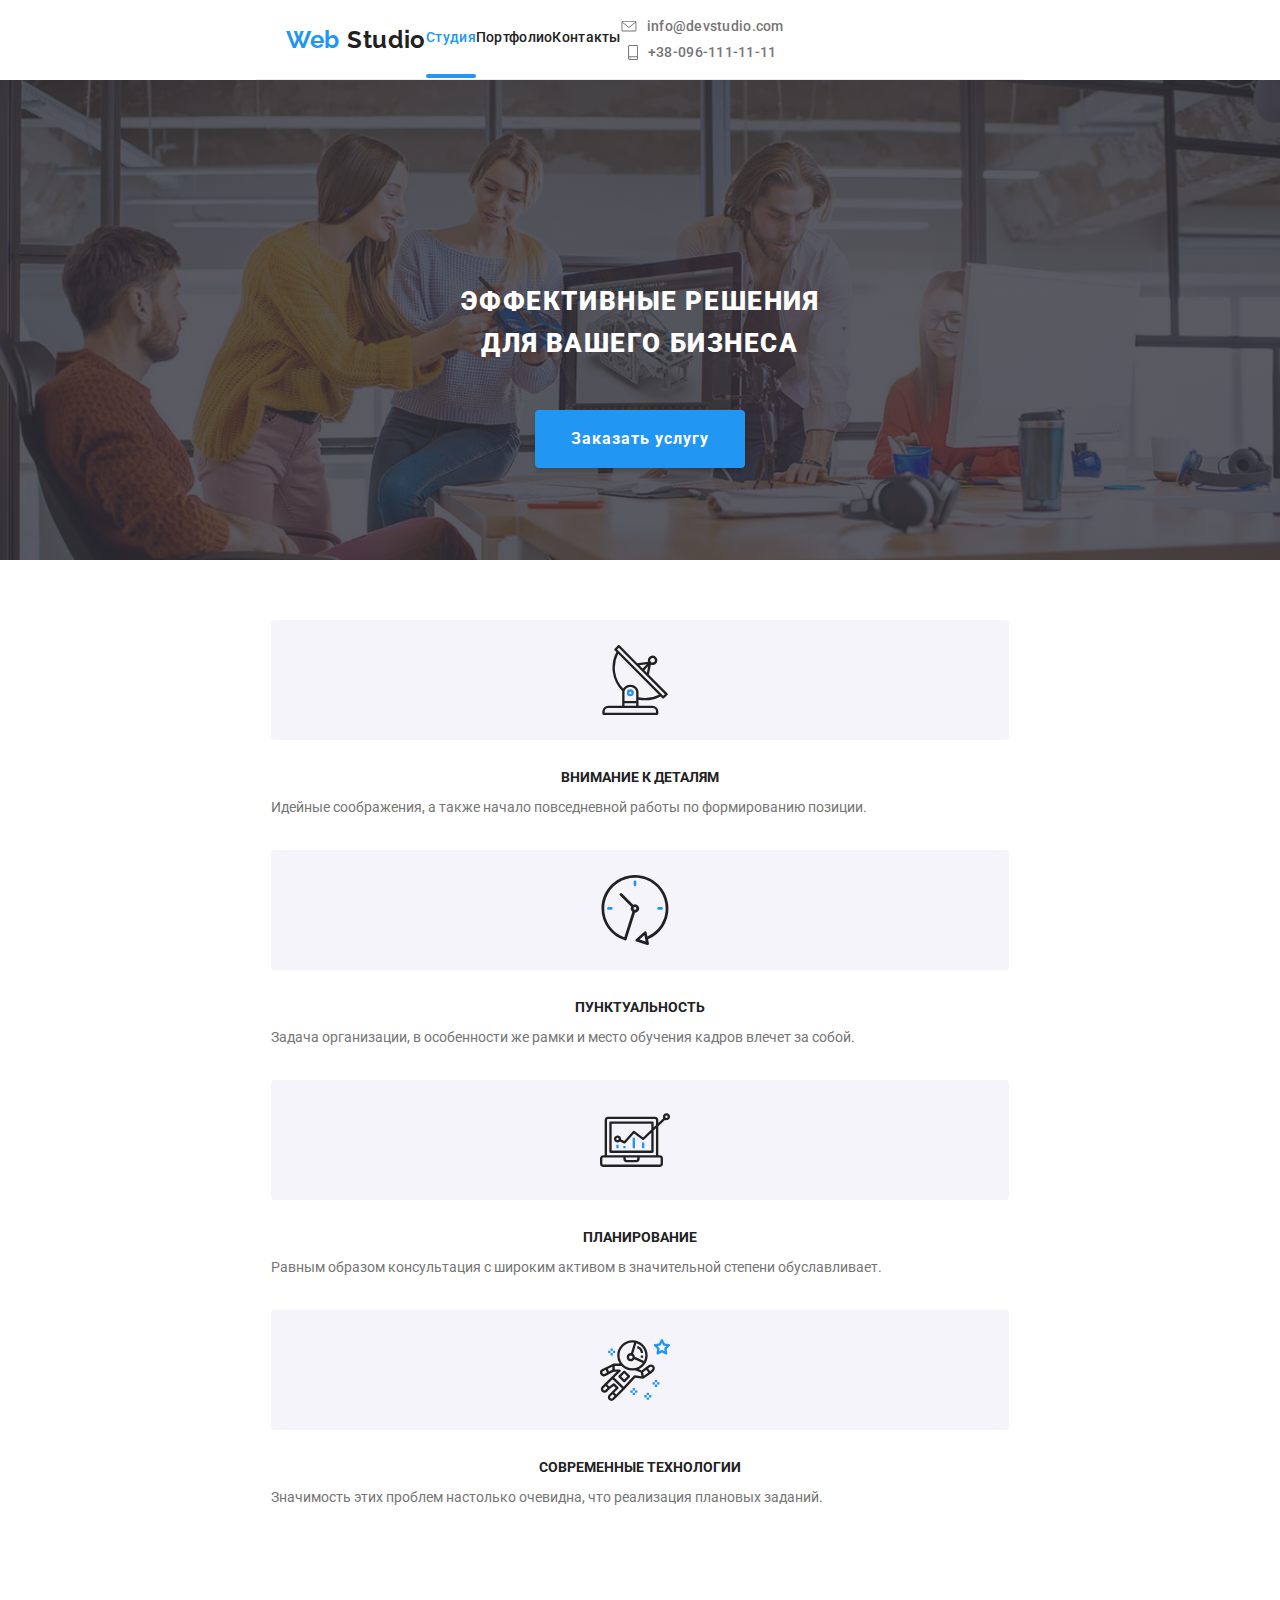
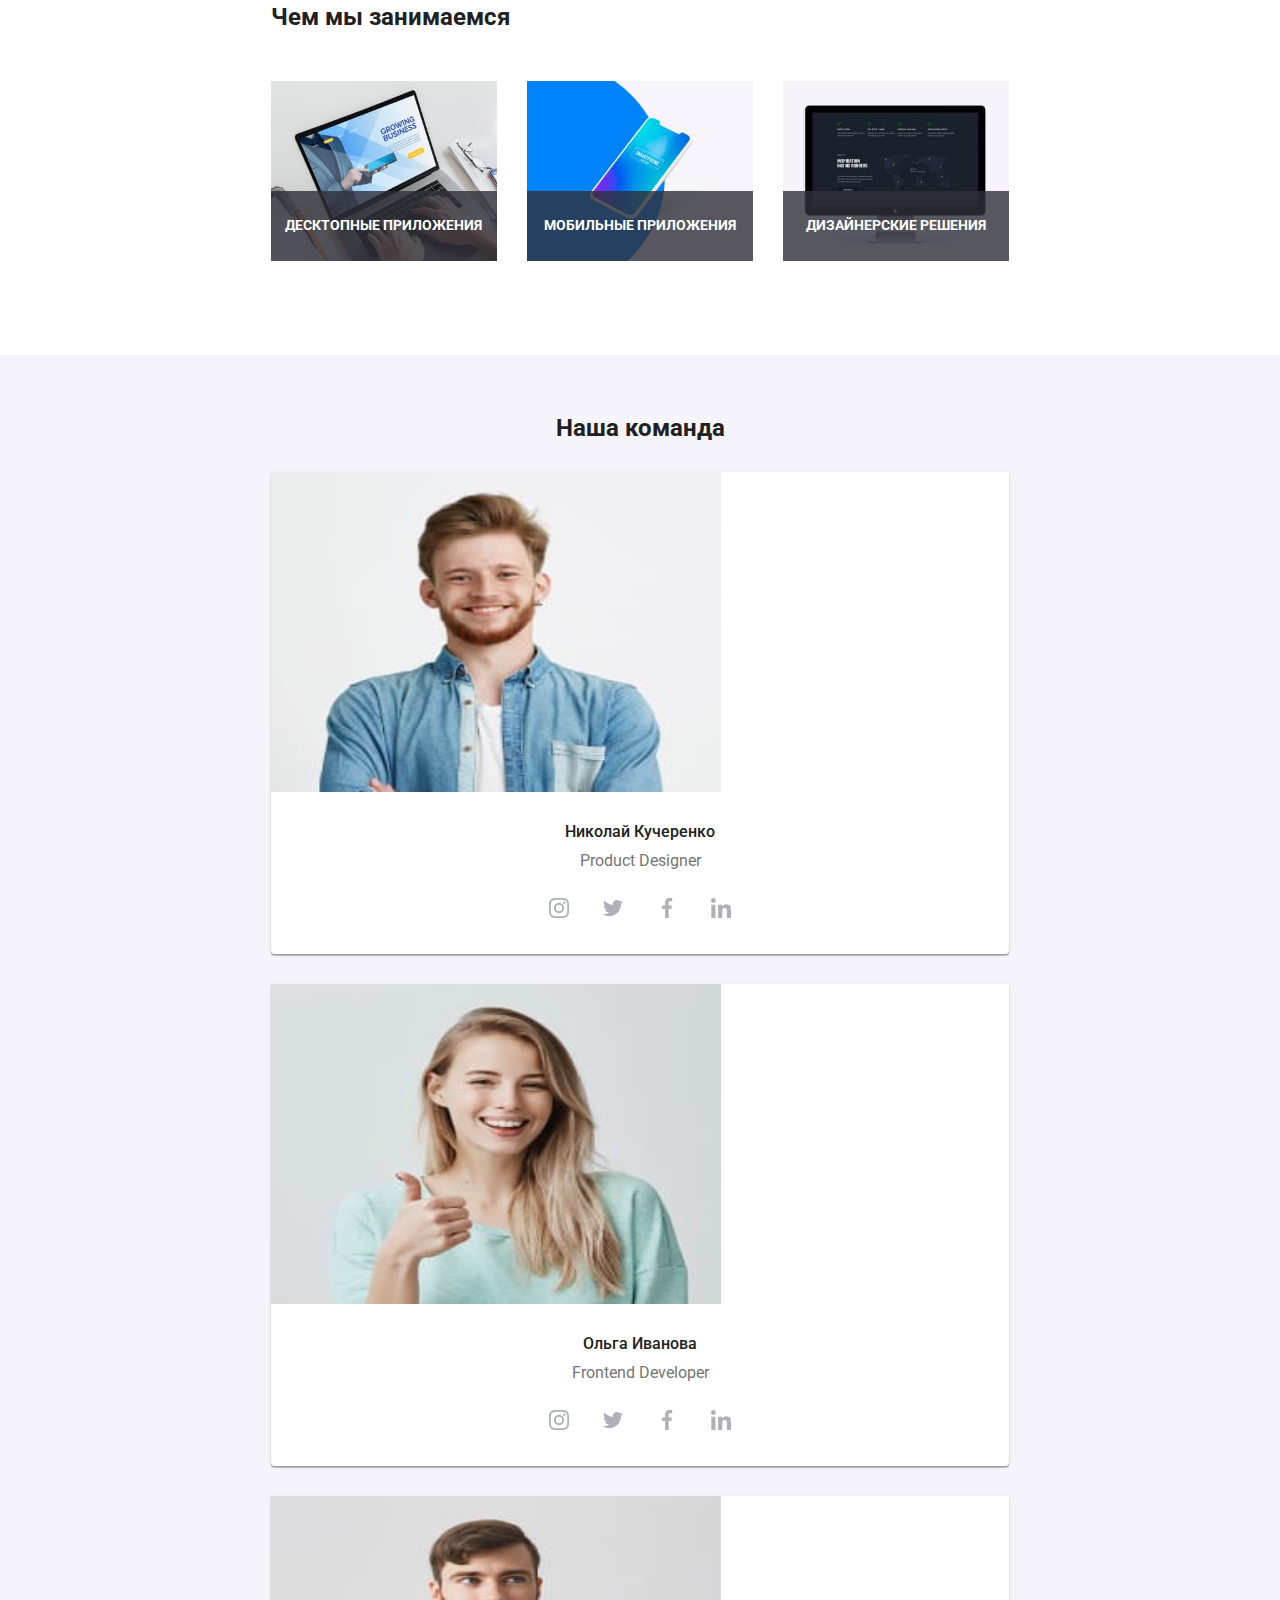
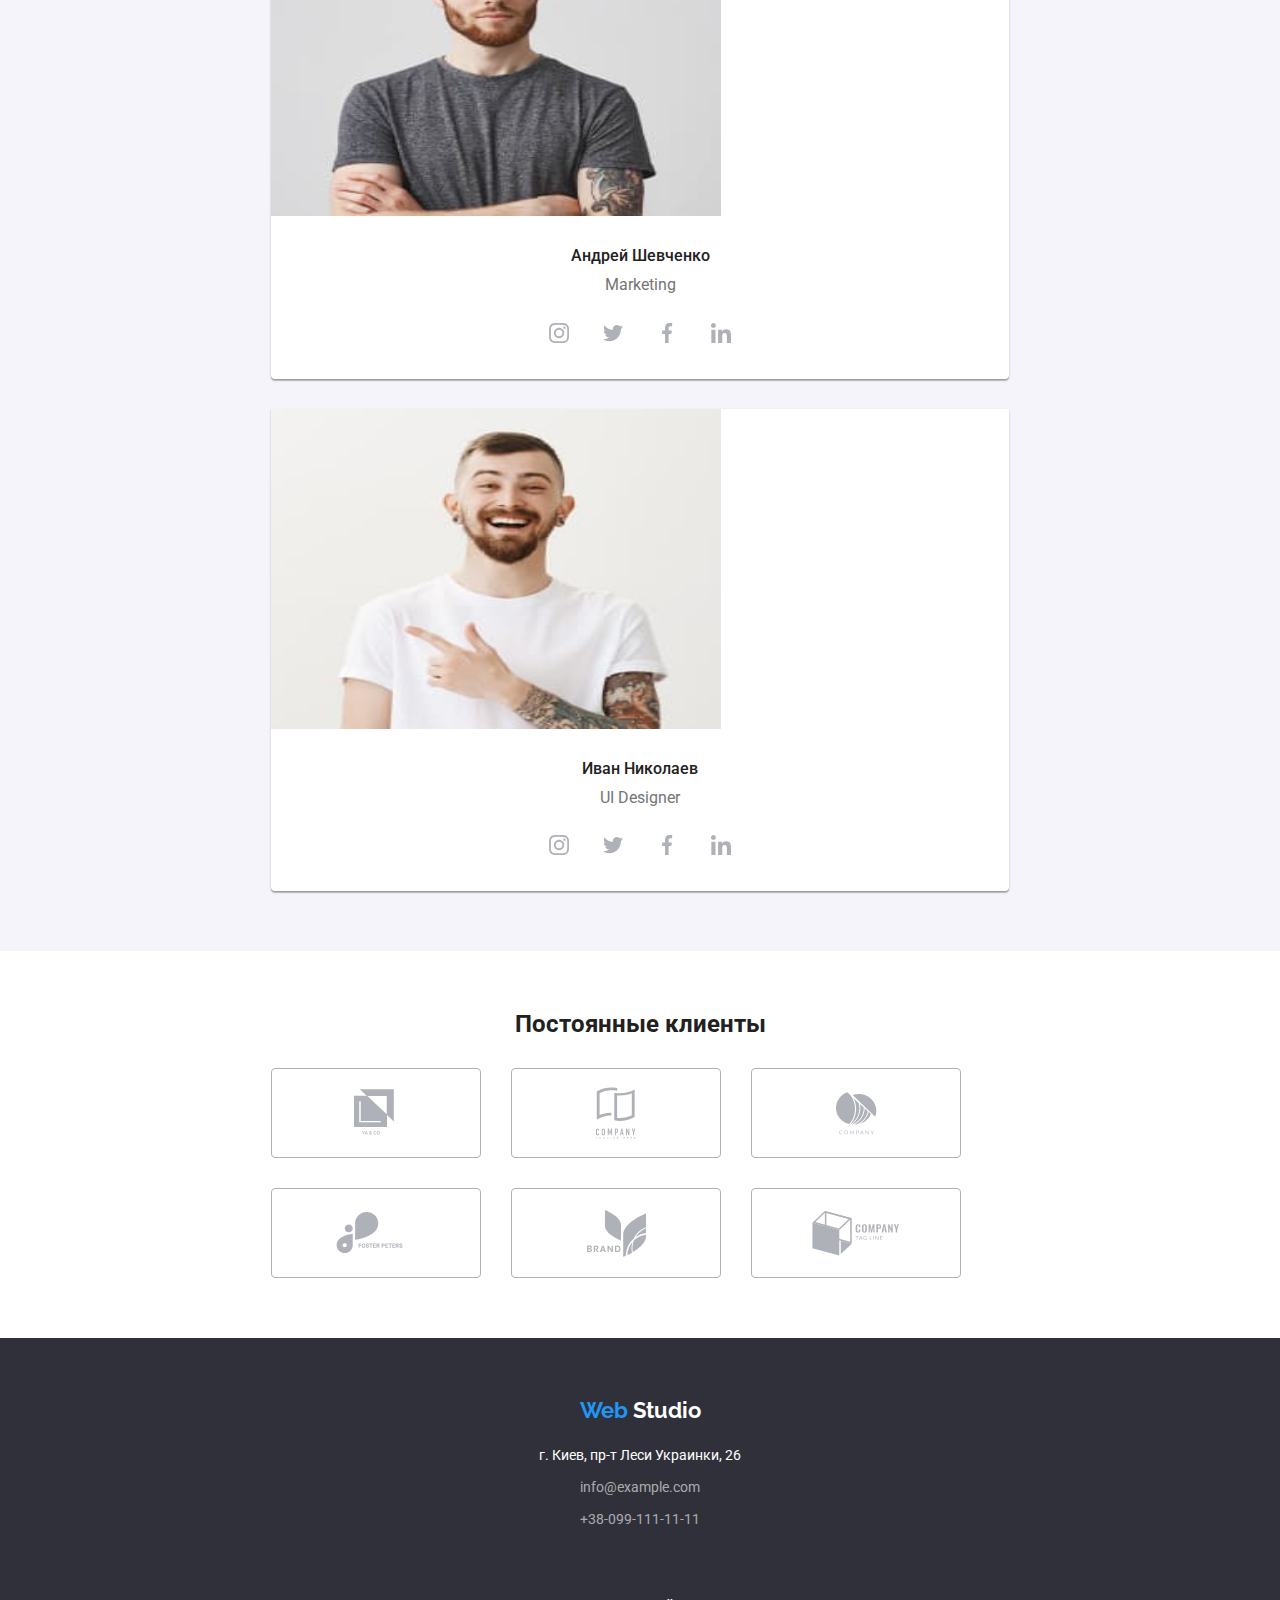
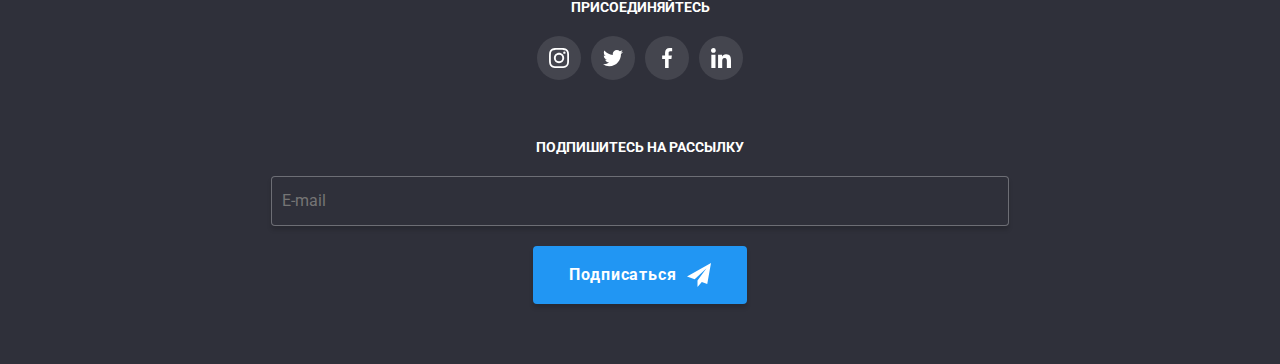
<file: index.html>
<!DOCTYPE html>
<html lang="ru">
  <head>
    <meta charset="UTF-8" />
    <meta name="viewport" content="width=device-width, initial-scale=1.0" />
    <title>web studio</title>
    <link
      href="https://fonts.googleapis.com/css2?family=Raleway:wght@700&family=Roboto:wght@400;500;700;900&display=swap"
      rel="stylesheet"
    />
    <link
      rel="stylesheet"
      href="https://cdnjs.cloudflare.com/ajax/libs/modern-normalize/0.6.0/modern-normalize.min.css"
    />
    <link rel="stylesheet" href="./css/main.min.css" />
  </head>
  <body>
    <!-- Шапка сайта -->
    <header class="header">
      <div class="container style-header">
        <a href="./index.html" class="logo"> <span>web</span> studio </a>
        <button tupe="button" class="menu-button is-open" data-menu-button>
          <svg
            width="40px"
            height="40px"
            aria-label="Переключатель мобильного меню"
            aria-expanded="false"
            aria-controls="mob-menu"
          >
            <use class="icon-mob-menu" href="./images/sprite.svg#menu"></use>
            <use
              class="icon-mob-close"
              href="./images/sprite.svg#close_menu"
            ></use>
          </svg>
        </button>
        <div class="mob-menu is-open" id="mob-menu" data-menu>
          <nav>
            <ul class="navig">
              <li class="style">
                <a href="./index.html" class="link link-current">Студия</a>
              </li>
              <li class="style">
                <a href="./portfolio.html" class="link">Портфолио</a>
              </li>
              <li class="style"><a href="#" class="link">Контакты</a></li>
            </ul>
          </nav>
          <div class="contact">
            <ul class="navig tab-contact">
              <li class="style">
                <a href="mailto:info@devstudio.com" class="link link-contact">
                  <svg class="icon" width="16" height="11.2">
                    <use href="./images/sprite.svg#envelope"></use>
                  </svg>
                  info@devstudio.com</a
                >
              </li>
              <li class="style">
                <a href="tel:+380961111111" class="link link-contact">
                  <svg class="icon" width="10" height="15">
                    <use href="./images/sprite.svg#smartphone"></use>
                  </svg>
                  +38-096-111-11-11</a
                >
              </li>
            </ul>
          </div>
        </div>
      </div>
    </header>
    <main>
      <!-- Главный банер -->
      <section class="hero">
        <div class="container">
          <h1>
            эффективные решения <br />
            для вашего бизнеса
          </h1>
          <button data-modal-open type="button" class="button">
            Заказать услугу
          </button>
        </div>
      </section>
      <!-- Особенности -->
      <section class="features">
        <div class="container">
          <h2>Особенности</h2>
          <ul>
            <li>
              <div class="background">
                <svg class="icon">
                  <use href="./images/sprite.svg#antenna"></use>
                </svg>
              </div>
              <h3>Внимание к деталям</h3>
              <p>
                Идейные соображения, а также начало повседневной работы по
                формированию позиции.
              </p>
            </li>
            <li>
              <div class="background">
                <svg class="icon">
                  <use href="./images/sprite.svg#clock"></use>
                </svg>
              </div>
              <h3>Пунктуальность</h3>
              <p>
                Задача организации, в особенности же рамки и место обучения
                кадров влечет за собой.
              </p>
            </li>
            <li>
              <div class="background">
                <svg class="icon">
                  <use href="./images/sprite.svg#diagram"></use>
                </svg>
              </div>
              <h3>Планирование</h3>
              <p>
                Равным образом консультация с широким активом в значительной
                степени обуславливает.
              </p>
            </li>
            <li>
              <div class="background">
                <svg class="icon">
                  <use href="./images/sprite.svg#astronaut"></use>
                </svg>
              </div>
              <h3>Современные технологии</h3>
              <p>
                Значимость этих проблем настолько очевидна, что реализация
                плановых заданий.
              </p>
            </li>
          </ul>
        </div>
      </section>
      <!-- Род занятий -->
      <section class="occupation">
        <div class="container">
          <h2>Чем мы занимаемся</h2>
          <ul>
            <li>
              <a href="#"
                ><img
                  src="./images/box1.jpg"
                  alt="Десктопные приложения"
                  width="370"
                  height="294"
              /></a>
              <div class="description">
                <h3>Десктопные приложения</h3>
              </div>
            </li>
            <li>
              <a href="#"
                ><img
                  src="./images/box2.jpg"
                  alt="Мобильные приложения"
                  width="370"
                  height="294"
              /></a>
              <div class="description">
                <h3>Мобильные приложения</h3>
              </div>
            </li>
            <li>
              <a href="#"
                ><img
                  src="./images/box3.jpg"
                  alt="Дизайнерские решения"
                  width="370"
                  height="294"
              /></a>
              <div class="description">
                <h3>Дизайнерские решения</h3>
              </div>
            </li>
          </ul>
        </div>
      </section>
      <!-- Команда разработчиков -->
      <section class="team">
        <div class="container">
          <h2>Наша команда</h2>
          <ul class="card">
            <li>
              <img src="./images/john_smith.jpg" alt="John Smith" />
              <h3>Николай Кучеренко</h3>
              <p>Product Designer</p>
              <ul class="social">
                <li>
                  <a href="https://www.instagram.com" class="social-link">
                    <svg width="20" height="20">
                      <use href="./images/sprite.svg#instagram"></use>
                    </svg>
                  </a>
                </li>
                <li>
                  <a href="https://www.twitter.com" class="social-link">
                    <svg width="20" height="20">
                      <use href="./images/sprite.svg#twitter"></use>
                    </svg>
                  </a>
                </li>
                <li>
                  <a href="https://www.facebook.com" class="social-link">
                    <svg width="20" height="20">
                      <use href="./images/sprite.svg#facebook"></use>
                    </svg>
                  </a>
                </li>
                <li>
                  <a href="https://www.linkedin.com" class="social-link">
                    <svg width="20" height="20">
                      <use href="./images/sprite.svg#linkedin"></use>
                    </svg>
                  </a>
                </li>
              </ul>
            </li>
            <li>
              <img
                src="./images/marta_stewart.jpg"
                alt="Marta Stewart"
                width="270"
                height="260"
              />
              <h3>Ольга Иванова</h3>
              <p>Frontend Developer</p>
              <ul class="social">
                <li>
                  <a href="https://www.instagram.com" class="social-link">
                    <svg width="20" height="20">
                      <use href="./images/sprite.svg#instagram"></use>
                    </svg>
                  </a>
                </li>
                <li>
                  <a href="https://www.twitter.com" class="social-link">
                    <svg width="20" height="20">
                      <use href="./images/sprite.svg#twitter"></use>
                    </svg>
                  </a>
                </li>
                <li>
                  <a href="https://www.facebook.com" class="social-link">
                    <svg width="20" height="20">
                      <use href="./images/sprite.svg#facebook"></use>
                    </svg>
                  </a>
                </li>
                <li>
                  <a href="https://www.linkedin.com" class="social-link">
                    <svg width="20" height="20">
                      <use href="./images/sprite.svg#linkedin"></use>
                    </svg>
                  </a>
                </li>
              </ul>
            </li>
            <li>
              <img
                src="./images/robert_jakis.jpg"
                alt="Robert Jakis"
                width="270"
                height="260"
              />
              <h3>Андрей Шевченко</h3>
              <p>Marketing</p>
              <ul class="social">
                <li>
                  <a href="https://www.instagram.com" class="social-link">
                    <svg width="20" height="20">
                      <use href="./images/sprite.svg#instagram"></use>
                    </svg>
                  </a>
                </li>
                <li>
                  <a href="https://www.twitter.com" class="social-link">
                    <svg width="20" height="20">
                      <use href="./images/sprite.svg#twitter"></use>
                    </svg>
                  </a>
                </li>
                <li>
                  <a href="https://www.facebook.com" class="social-link">
                    <svg width="20" height="20">
                      <use href="./images/sprite.svg#facebook"></use>
                    </svg>
                  </a>
                </li>
                <li>
                  <a href="https://www.linkedin.com" class="social-link">
                    <svg width="20" height="20">
                      <use href="./images/sprite.svg#linkedin"></use>
                    </svg>
                  </a>
                </li>
              </ul>
            </li>
            <li>
              <img
                src="./images/martin_doe.jpg"
                alt="Martin Doe"
                width="270"
                height="260"
              />
              <h3>Иван Николаев</h3>
              <p>UI Designer</p>
              <ul class="social">
                <li>
                  <a href="https://www.instagram.com" class="social-link">
                    <svg width="20" height="20">
                      <use href="./images/sprite.svg#instagram"></use>
                    </svg>
                  </a>
                </li>
                <li>
                  <a href="https://www.twitter.com" class="social-link">
                    <svg width="20" height="20">
                      <use href="./images/sprite.svg#twitter"></use>
                    </svg>
                  </a>
                </li>
                <li>
                  <a href="https://www.facebook.com" class="social-link">
                    <svg width="20" height="20">
                      <use href="./images/sprite.svg#facebook"></use>
                    </svg>
                  </a>
                </li>
                <li>
                  <a href="https://www.linkedin.com" class="social-link">
                    <svg width="20" height="20">
                      <use href="./images/sprite.svg#linkedin"></use>
                    </svg>
                  </a>
                </li>
              </ul>
            </li>
          </ul>
        </div>
      </section>
      <!-- Ссылки на партнеров -->
      <section class="customer">
        <div class="container">
          <h2>Постоянные клиенты</h2>
          <ul>
            <li>
              <a href="#" class="customer-link">
                <svg width="44" height="49">
                  <use href="./images/sprite.svg#logo-1"></use>
                </svg>
              </a>
            </li>
            <li>
              <a href="#" class="customer-link">
                <svg width="40" height="52">
                  <use href="./images/sprite.svg#logo-2"></use>
                </svg>
              </a>
            </li>
            <li>
              <a href="#" class="customer-link">
                <svg width="41" height="43">
                  <use href="./images/sprite.svg#logo-3"></use>
                </svg>
              </a>
            </li>
            <li>
              <a href="#" class="customer-link">
                <svg width="80" height="42">
                  <use href="./images/sprite.svg#logo-4"></use>
                </svg>
              </a>
            </li>
            <li>
              <a href="#" class="customer-link">
                <svg width="59" height="47">
                  <use href="./images/sprite.svg#logo-5"></use>
                </svg>
              </a>
            </li>
            <li>
              <a href="#" class="customer-link">
                <svg width="88" height="45">
                  <use href="./images/sprite.svg#logo-6"></use>
                </svg>
              </a>
            </li>
          </ul>
        </div>
      </section>
    </main>
    <!-- Подвал сайта -->
    <footer class="footer">
      <div class="container">
        <div class="footer-style">
          <div class="contacts-style">
            <a href="./index.html" class="footer-logo"
              ><span>web</span> studio</a
            >
            <address>
              <ul>
                <li class="address">г. Киев, пр-т Леси Украинки, 26</li>
                <li>
                  <a class="mail" href="mailto:info@example.com"
                    >info@example.com</a
                  >
                </li>
                <li>
                  <a class="tel" href="tel:+380991111111">+38-099-111-11-11</a>
                </li>
              </ul>
            </address>
          </div>
          <div class="social-style">
            <b>присоединяйтесь</b>
            <ul class="social">
              <li>
                <a href="https://www.instagram.com" class="main-link">
                  <svg width="20" height="20">
                    <use href="./images/sprite.svg#instagram"></use>
                  </svg>
                </a>
              </li>
              <li>
                <a href="https://www.twitter.com" class="main-link">
                  <svg width="20" height="20">
                    <use href="./images/sprite.svg#twitter"></use>
                  </svg>
                </a>
              </li>
              <li>
                <a href="https://www.facebook.com" class="main-link">
                  <svg width="20" height="20">
                    <use href="./images/sprite.svg#facebook"></use>
                  </svg>
                </a>
              </li>
              <li>
                <a href="https://www.linkedin.com" class="main-link">
                  <svg width="20" height="20">
                    <use href="./images/sprite.svg#linkedin"></use>
                  </svg>
                </a>
              </li>
            </ul>
          </div>
          <div class="form-style">
            <b>подпишитесь на рассылку</b>
            <input type="email" placeholder="E-mail" value="" name="email" />
            <button type="button" class="button button-footer">
              Подписаться
            </button>
          </div>
        </div>
        <div><p>2020 | Developed by GoIT Students</p></div>
      </div>
    </footer>
    <div data-modal class="backdrop is-hidden">
      <div class="modal">
        <!-- Форма -->
        <form class="subscription">
          <button data-modal-close class="close">
            <svg class="close-icon">
              <use href="./images/sprite.svg#form-close"></use>
            </svg>
          </button>
          <p>Оставьте свои данные, мы вам перезвоним</p>
          <div class="field">
            <input
              type="text"
              name="user-name"
              id="name"
              class="field-entry"
              placeholder=" "
            />
            <label for="name" class="field-text">Имя</label>
            <svg class="field-icon">
              <use href="./images/sprite.svg#form-name"></use>
            </svg>
          </div>
          <div class="field">
            <input
              type="tel"
              name="tel"
              id="tel"
              class="field-entry"
              placeholder=" "
            />
            <label for="tel" class="field-text">Телефон</label>
            <svg class="field-icon">
              <use href="./images/sprite.svg#form-tel"></use>
            </svg>
          </div>
          <div class="field">
            <input
              type="email"
              name="mail"
              id="mail"
              class="field-entry"
              placeholder=" "
            />
            <label for="mail" class="field-text">Почта</label>
            <svg class="field-icon">
              <use href="./images/sprite.svg#form-mail"></use>
            </svg>
          </div>
          <div class="field field-style">
            <textarea
              name="comment"
              class="field-entry field-comment"
              id="comment"
              placeholder="Комментарий"
            ></textarea>
          </div>
          <div class="check-box">
            <label class="conditions">
              <input type="checkbox" />
              <span class="icon-check"></span>
              Соглашаюсь с рассылкой и принимаю
              <a href="#">Условия договора</a>
            </label>
          </div>
          <button type="submit" class="button">
            Отправить
          </button>
        </form>
      </div>
    </div>
    <script src="./js/modal.js"></script>
    <script src="./js/menu.js"></script>
  </body>
</html>
</file>
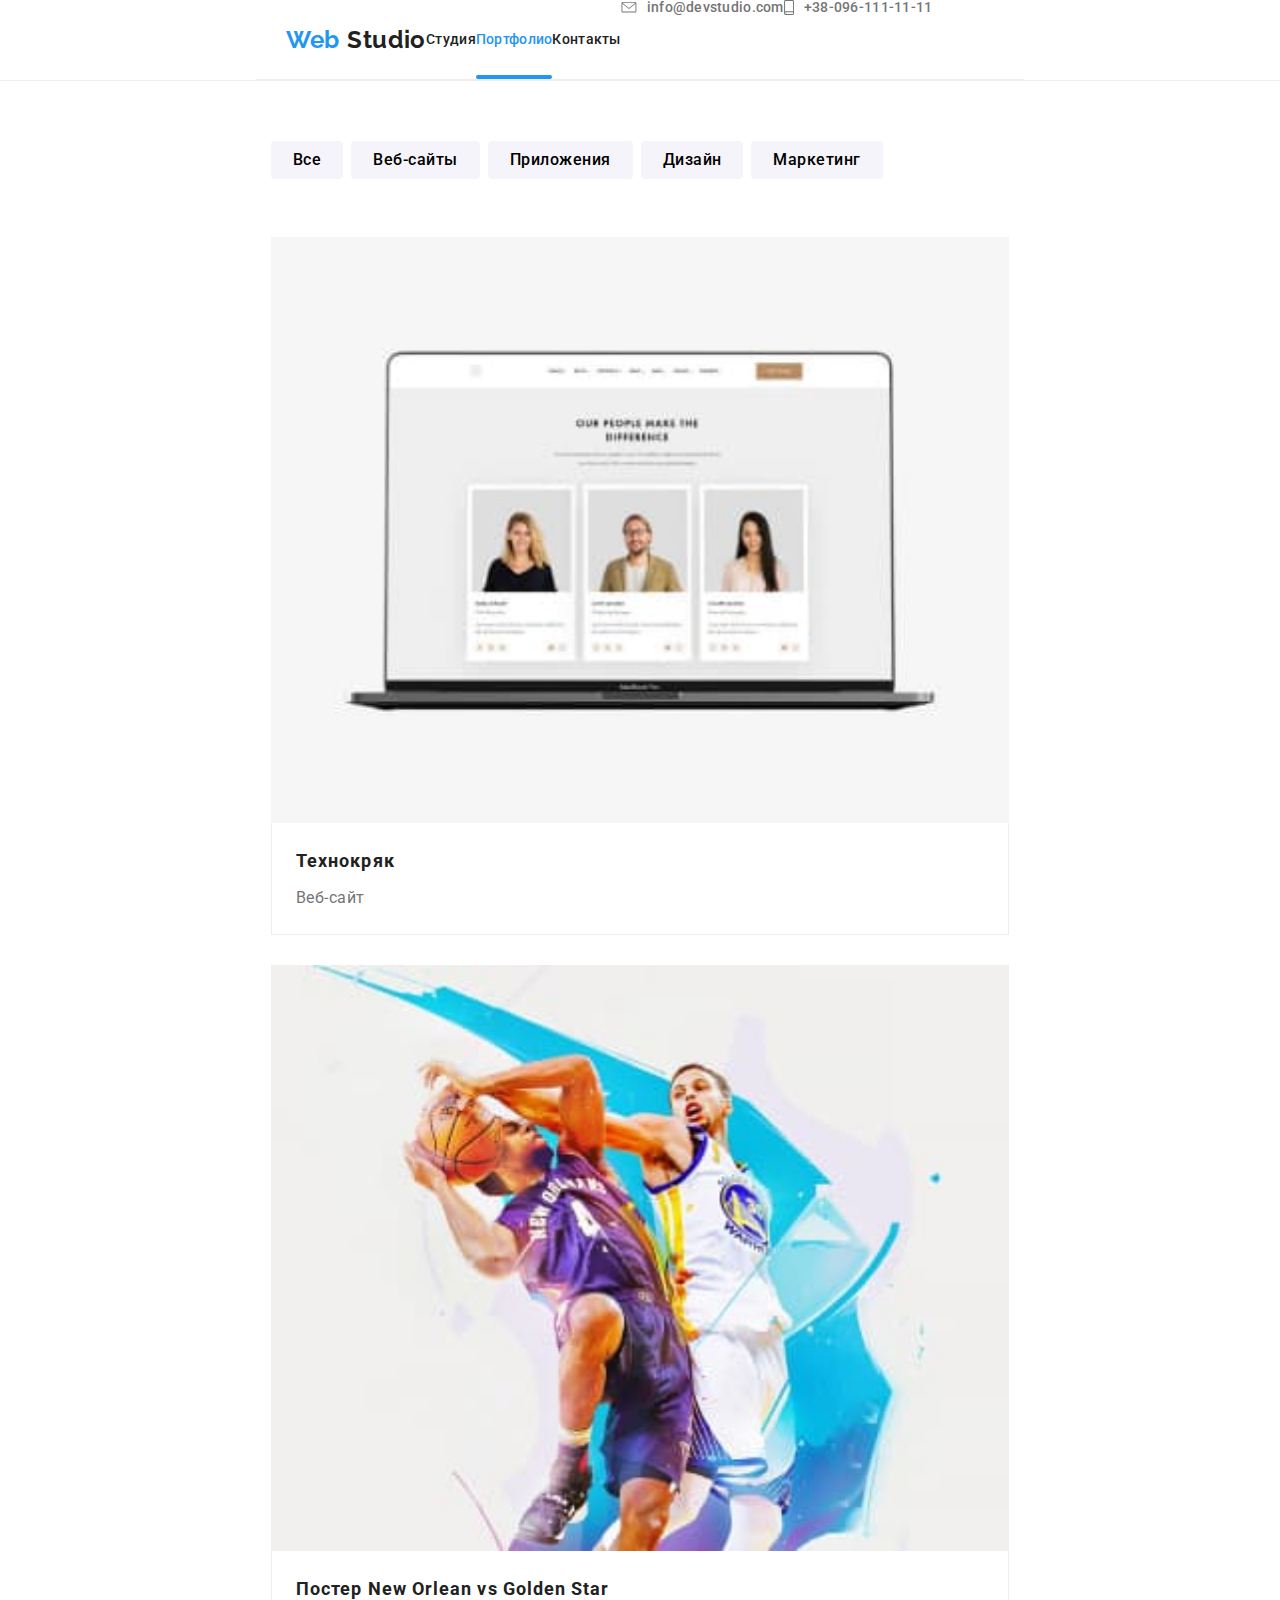
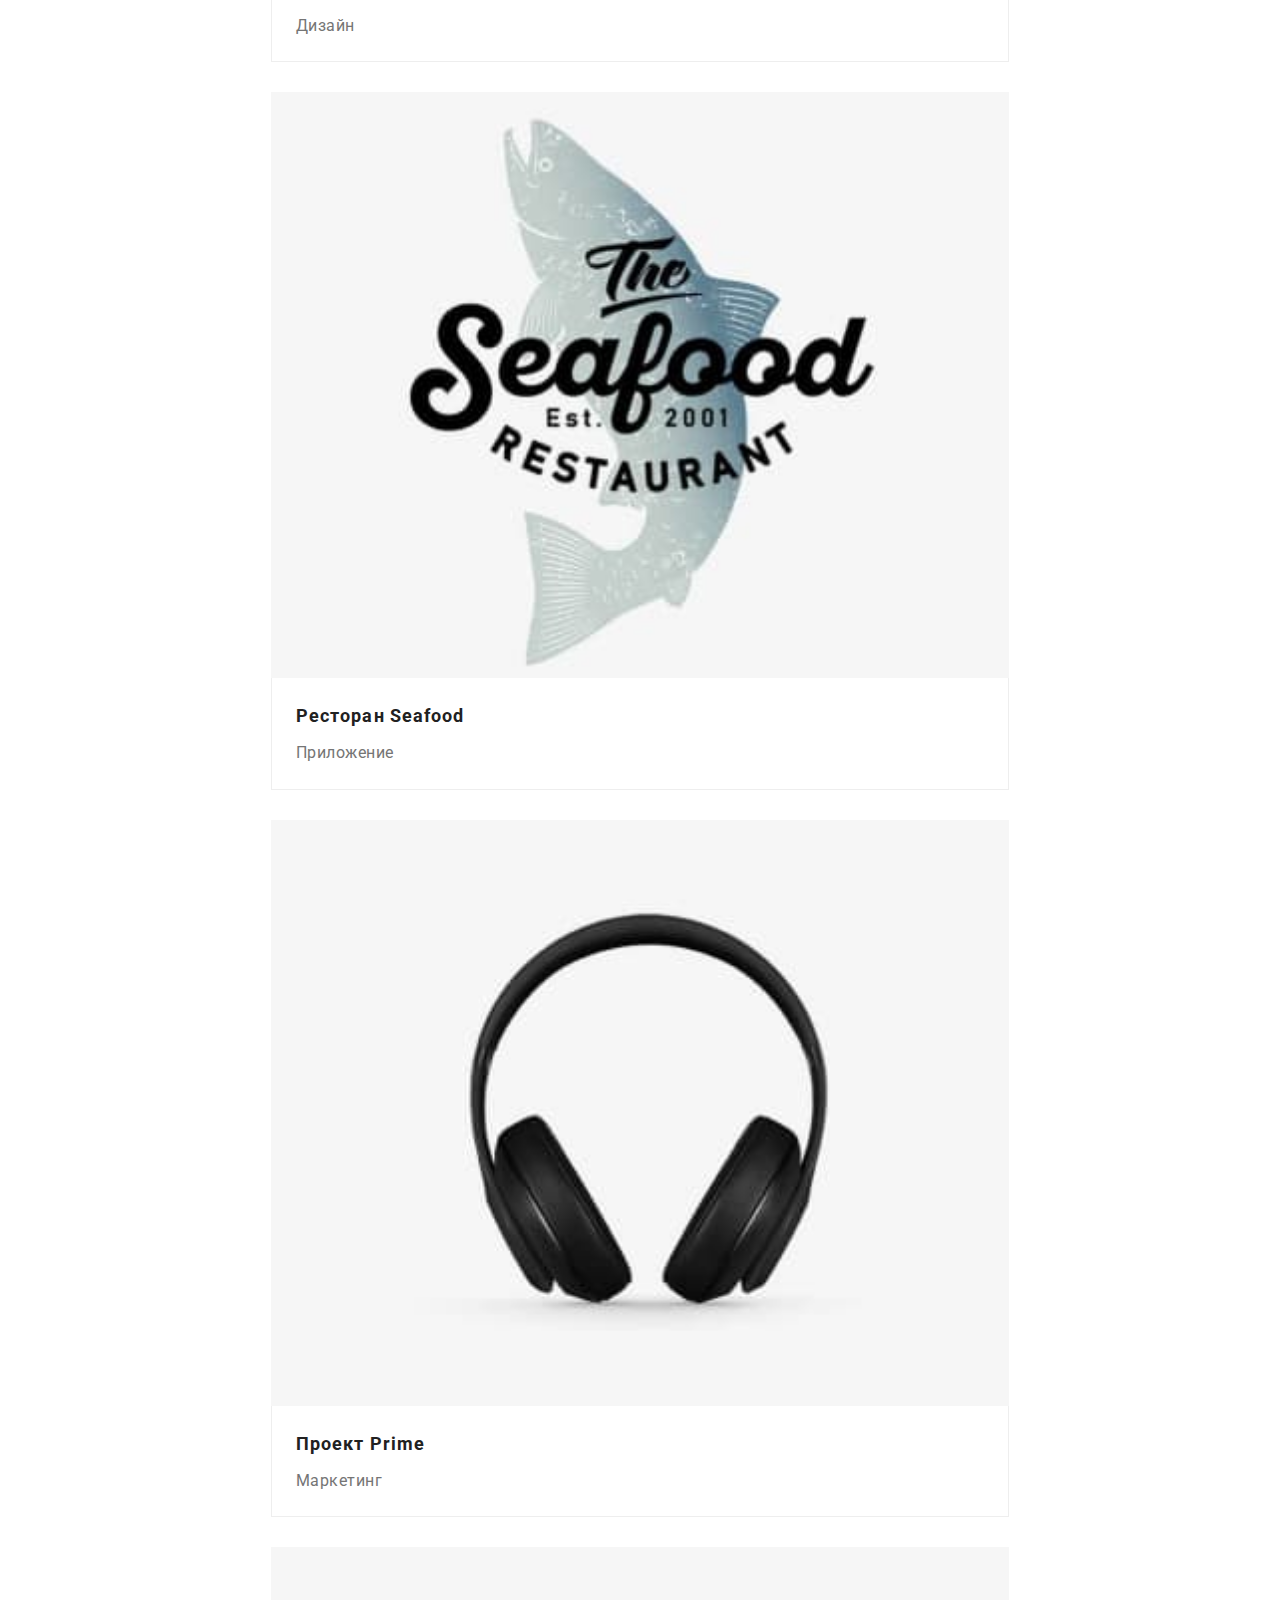
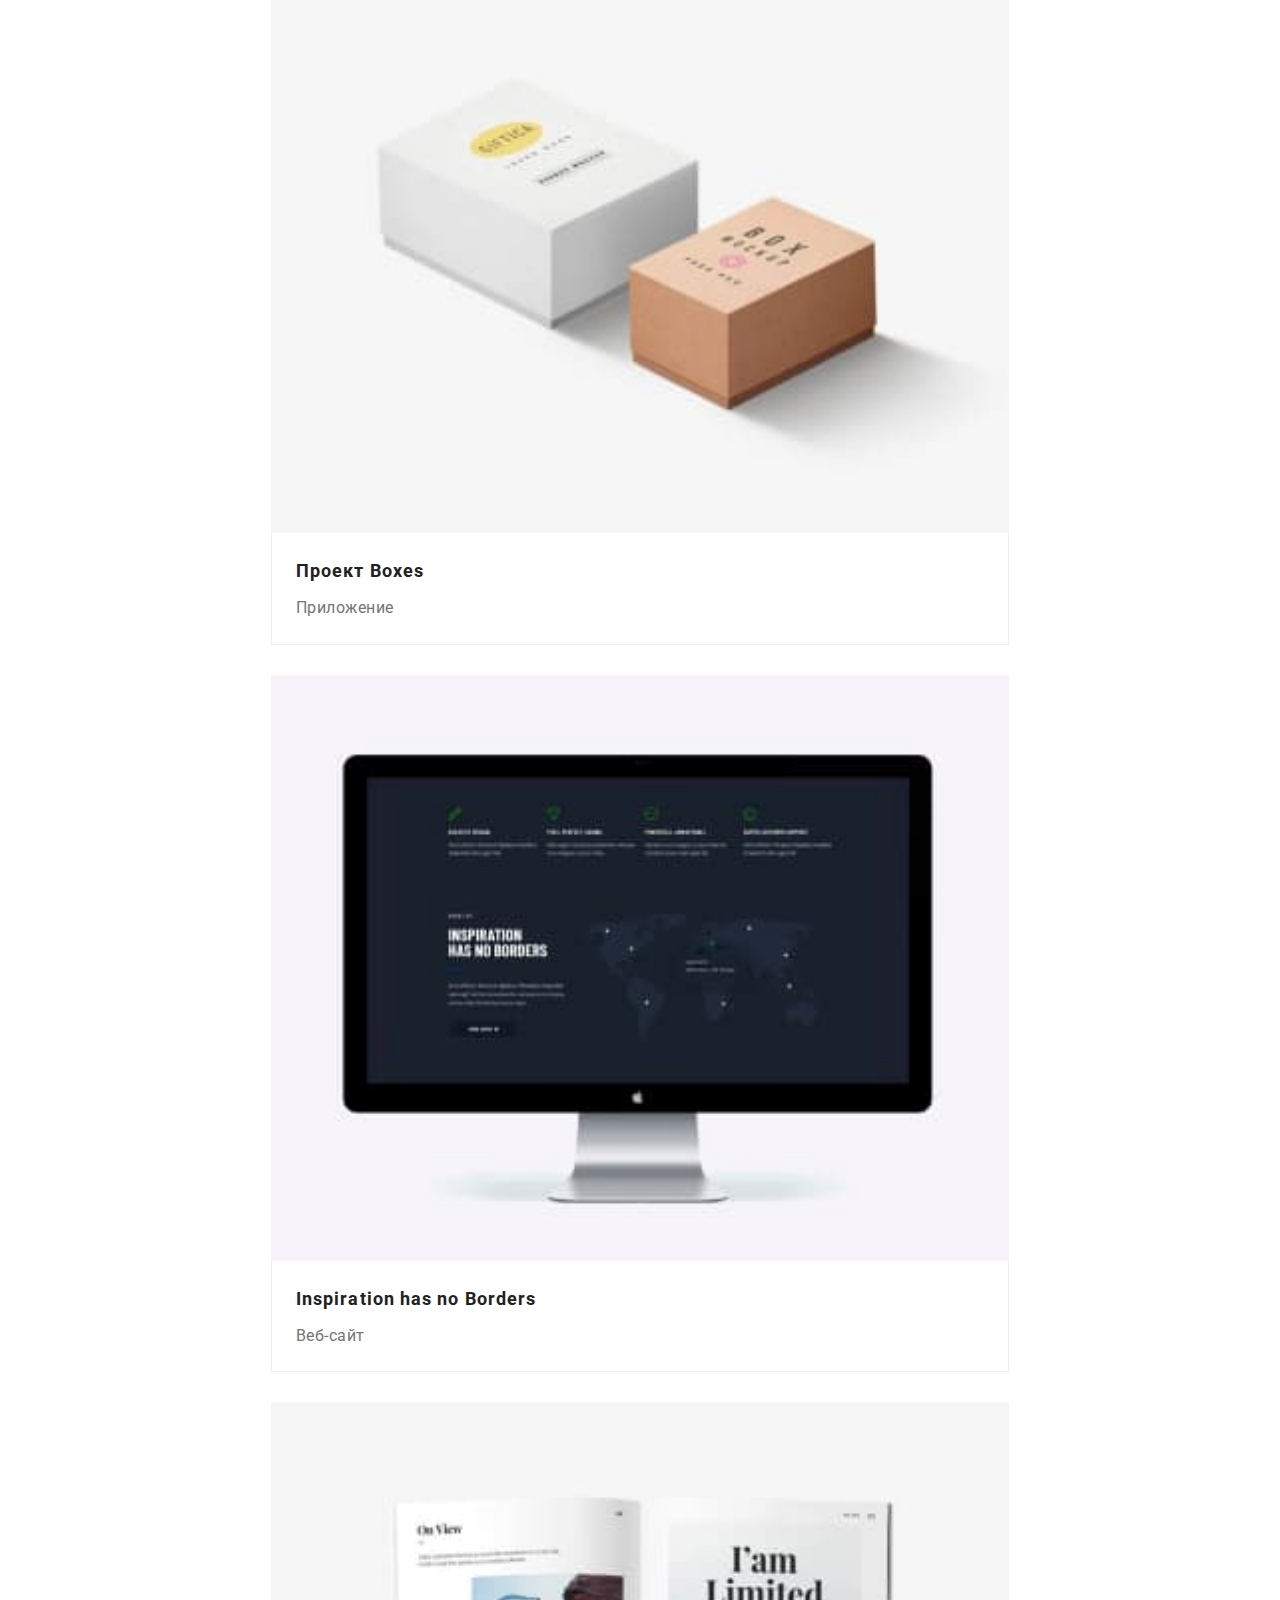
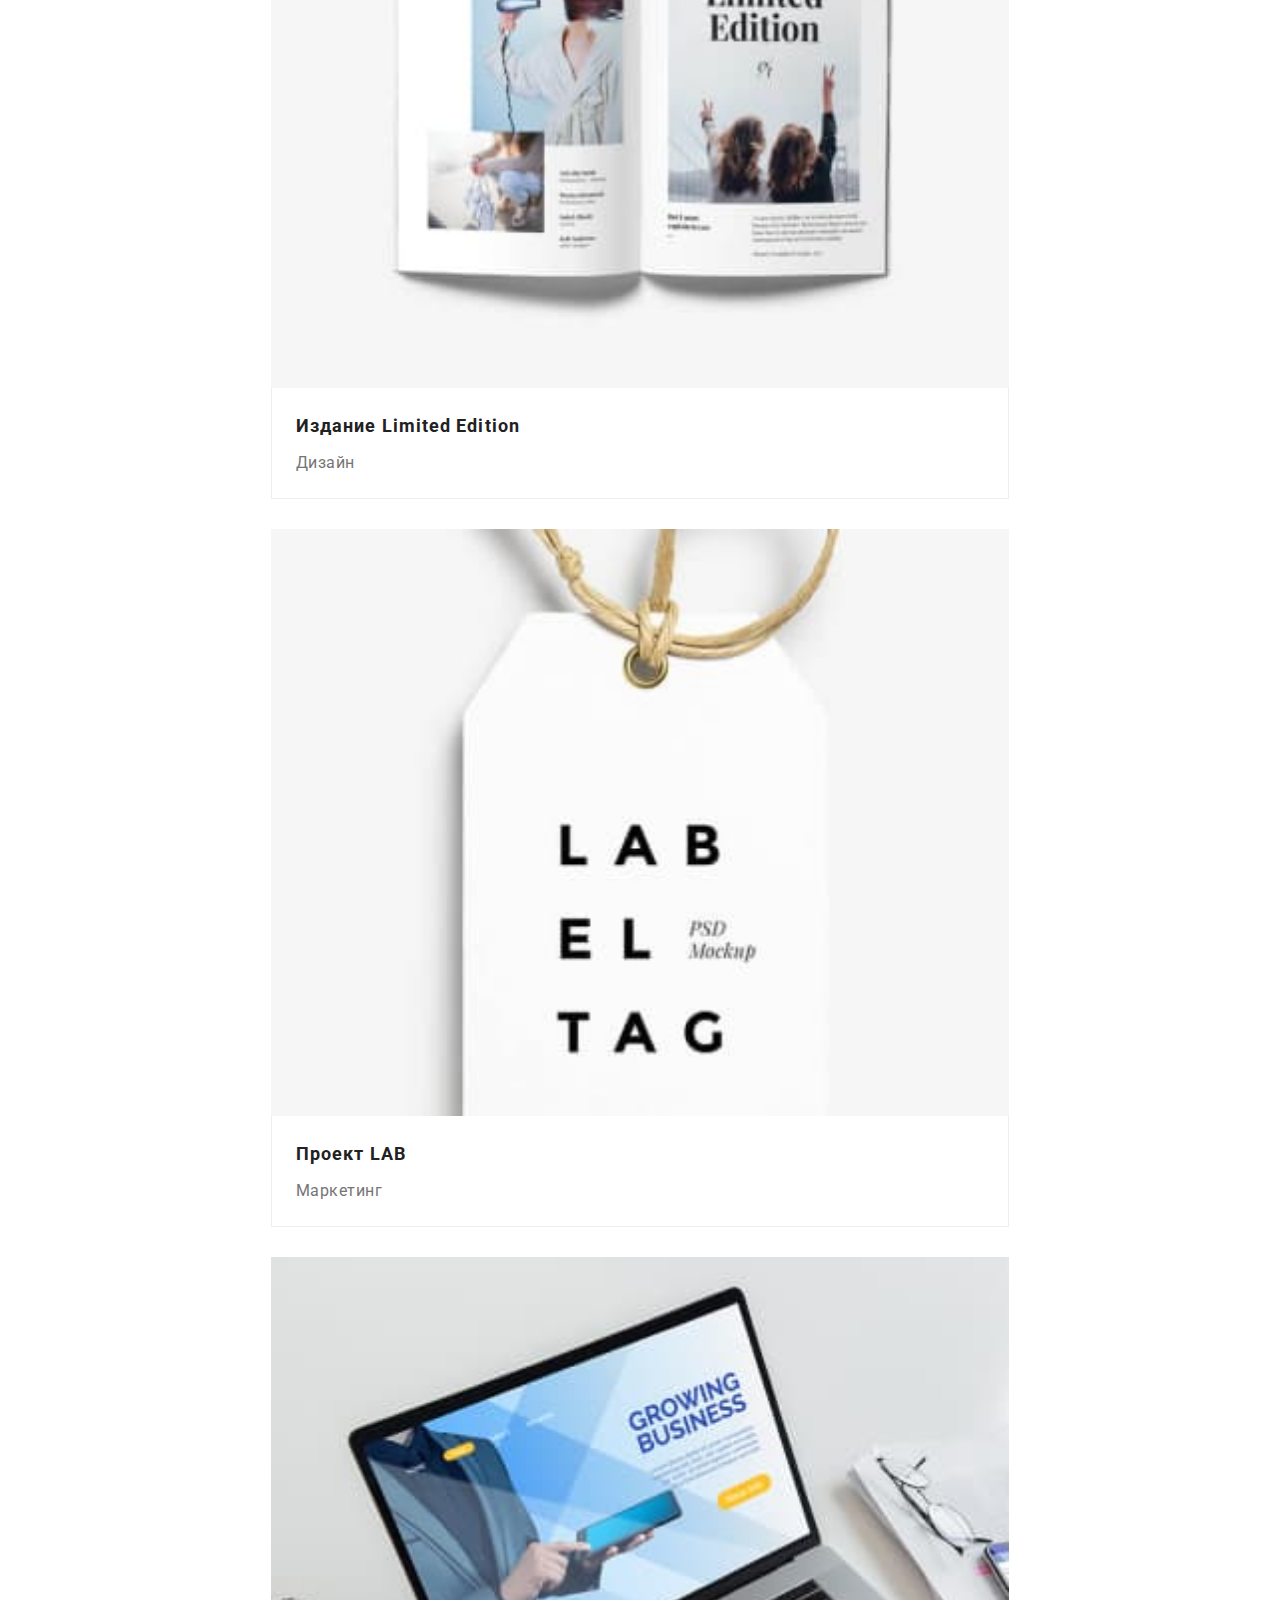
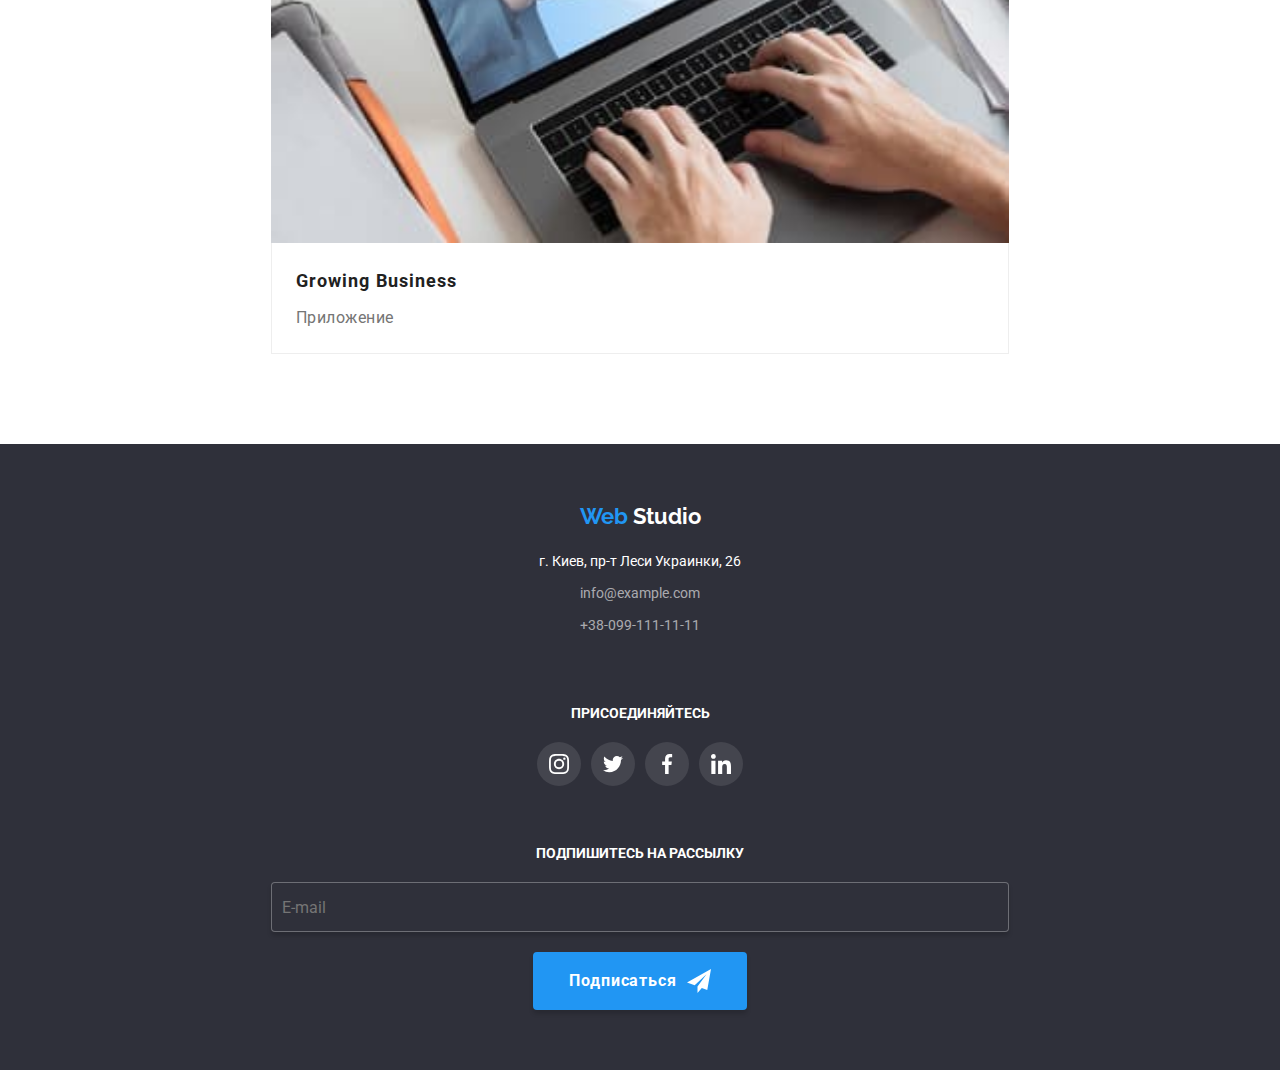
<file: portfolio.html>
<!DOCTYPE html>
<html lang="ru">
  <head>
    <meta charset="UTF-8" />
    <meta name="viewport" content="width=device-width, initial-scale=1.0" />
    <title>web studio</title>
    <link
      href="https://fonts.googleapis.com/css2?family=Raleway:wght@700&family=Roboto:wght@400;500;700;900&display=swap"
      rel="stylesheet"
    />
    <link
      rel="stylesheet"
      href="https://cdnjs.cloudflare.com/ajax/libs/modern-normalize/0.6.0/modern-normalize.min.css"
    />
    <link rel="stylesheet" href="./css/main.min.css" />
  </head>
  <body>
    <!-- Шапка сайта -->
    <header class="header">
      <div class="container style-header">
        <a href="./index.html" class="logo"> <span>web</span> studio </a>
        <button tupe="button" class="menu-button is-open" data-menu-button>
          <svg
            width="40px"
            height="40px"
            aria-label="Переключатель мобильного меню"
            aria-expanded="false"
            aria-controls="mob-menu"
          >
            <use class="icon-mob-menu" href="./images/sprite.svg#menu"></use>
            <use
              class="icon-mob-close"
              href="./images/sprite.svg#close_menu"
            ></use>
          </svg>
        </button>
        <div class="mob-menu is-open" id="mob-menu" data-menu>
          <nav>
            <ul class="navig">
              <li class="style">
                <a href="./index.html" class="link">Студия</a>
              </li>
              <li class="style">
                <a href="./portfolio.html" class="link link-current"
                  >Портфолио</a
                >
              </li>
              <li class="style"><a href="#" class="link">Контакты</a></li>
            </ul>
          </nav>
          <div class="contact">
            <ul class="navig">
              <li class="style">
                <a href="mailto:info@devstudio.com" class="link link-contact">
                  <svg class="icon" width="16" height="11.2">
                    <use href="./images/sprite.svg#envelope"></use>
                  </svg>
                  info@devstudio.com</a
                >
              </li>
              <li class="style">
                <a href="tel:+380961111111" class="link link-contact">
                  <svg class="icon" width="10" height="15">
                    <use href="./images/sprite.svg#smartphone"></use>
                  </svg>
                  +38-096-111-11-11</a
                >
              </li>
            </ul>
          </div>
        </div>
      </div>
    </header>
    <main>
      <!-- Портфолио -->
      <section class="portfolio">
        <div class="container">
          <h1>Портфолио</h1>
          <ul class="choice">
            <li>
              <button type="button" class="choice-button">Все</button>
            </li>
            <li>
              <button type="button" class="choice-button">Веб-сайты</button>
            </li>
            <li>
              <button type="button" class="choice-button">Приложения</button>
            </li>
            <li>
              <button type="button" class="choice-button">Дизайн</button>
            </li>
            <li>
              <button type="button" class="choice-button">Маркетинг</button>
            </li>
          </ul>
          <ul class="choice-card">
            <li class="card-style">
              <a href="#">
                <div class="card-text">
                  <img src="./images/img_1.jpg" alt="Ноутбук" />
                  <p class="text">
                    Технокряк это современная площадка распространения
                    коронавируса. Компании используют эту платформу для
                    цифрового шпионажа и атак на защищённые сервера конкурентов.
                  </p>
                </div>
                <div class="card-content">
                  <h2>Технокряк</h2>
                  <p>Веб-сайт</p>
                </div>
              </a>
            </li>
            <li class="card-style">
              <a href="#">
                <div class="card-text">
                  <img src="./images/img_2.jpg" alt="Баскетбол" />
                  <p class="text">
                    Технокряк это современная площадка распространения
                    коронавируса. Компании используют эту платформу для
                    цифрового шпионажа и атак на защищённые сервера конкурентов.
                  </p>
                </div>
                <div class="card-content">
                  <h2>Постер New Orlean vs Golden Star</h2>
                  <p>Дизайн</p>
                </div>
              </a>
            </li>
            <li class="card-style">
              <a href="#">
                <div class="card-text">
                  <img src="./images/img_3.jpg" alt="Рыба" />
                  <p class="text">
                    Технокряк это современная площадка распространения
                    коронавируса. Компании используют эту платформу для
                    цифрового шпионажа и атак на защищённые сервера конкурентов.
                  </p>
                </div>
                <div class="card-content">
                  <h2>Ресторан Seafood</h2>
                  <p>Приложение</p>
                </div>
              </a>
            </li>
            <li class="card-style">
              <a href="#">
                <div class="card-text">
                  <img src="./images/img_4.jpg" alt="Наушники" />
                  <p class="text">
                    Технокряк это современная площадка распространения
                    коронавируса. Компании используют эту платформу для
                    цифрового шпионажа и атак на защищённые сервера конкурентов.
                  </p>
                </div>
                <div class="card-content">
                  <h2>Проект Prime</h2>
                  <p>Маркетинг</p>
                </div>
              </a>
            </li>
            <li class="card-style">
              <a href="#">
                <div class="card-text">
                  <img src="./images/img_5.jpg" alt="Две коробки" />
                  <p class="text">
                    Технокряк это современная площадка распространения
                    коронавируса. Компании используют эту платформу для
                    цифрового шпионажа и атак на защищённые сервера конкурентов.
                  </p>
                </div>
                <div class="card-content">
                  <h2>Проект Boxes</h2>
                  <p>Приложение</p>
                </div>
              </a>
            </li>
            <li class="card-style">
              <a href="#">
                <div class="card-text">
                  <img src="./images/img_6.jpg" alt="Монитор" />
                  <p class="text">
                    Технокряк это современная площадка распространения
                    коронавируса. Компании используют эту платформу для
                    цифрового шпионажа и атак на защищённые сервера конкурентов.
                  </p>
                </div>
                <div class="card-content">
                  <h2>Inspiration has no Borders</h2>
                  <p>Веб-сайт</p>
                </div>
              </a>
            </li>
            <li class="card-style">
              <a href="#">
                <div class="card-text">
                  <img src="./images/img_7.jpg" alt="Книга" />
                  <p class="text">
                    Технокряк это современная площадка распространения
                    коронавируса. Компании используют эту платформу для
                    цифрового шпионажа и атак на защищённые сервера конкурентов.
                  </p>
                </div>
                <div class="card-content">
                  <h2>Издание Limited Edition</h2>
                  <p>Дизайн</p>
                </div>
              </a>
            </li>
            <li class="card-style">
              <a href="#">
                <div class="card-text">
                  <img src="./images/img_8.jpg" alt="Бирка" />
                  <p class="text">
                    Технокряк это современная площадка распространения
                    коронавируса. Компании используют эту платформу для
                    цифрового шпионажа и атак на защищённые сервера конкурентов.
                  </p>
                </div>
                <div class="card-content">
                  <h2>Проект LAB</h2>
                  <p>Маркетинг</p>
                </div>
              </a>
            </li>
            <li class="card-style">
              <a href="#">
                <div class="card-text">
                  <img src="./images/img_9.jpg" alt="Ноутбук" />
                  <p class="text">
                    Технокряк это современная площадка распространения
                    коронавируса. Компании используют эту платформу для
                    цифрового шпионажа и атак на защищённые сервера конкурентов.
                  </p>
                </div>
                <div class="card-content">
                  <h2>Growing Business</h2>
                  <p>Приложение</p>
                </div>
              </a>
            </li>
          </ul>
        </div>
      </section>
    </main>
    <!-- Подвал сайта -->
    <footer class="footer">
      <div class="container">
        <div class="footer-style">
          <div class="contacts-style">
            <a href="./index.html" class="footer-logo"
              ><span>web</span> studio</a
            >
            <address>
              <ul>
                <li class="address">г. Киев, пр-т Леси Украинки, 26</li>
                <li>
                  <a class="mail" href="mailto:info@example.com"
                    >info@example.com</a
                  >
                </li>
                <li>
                  <a class="tel" href="tel:+380991111111">+38-099-111-11-11</a>
                </li>
              </ul>
            </address>
          </div>
          <div class="social-style">
            <b>присоединяйтесь</b>
            <ul class="social">
              <li>
                <a href="https://www.instagram.com" class="main-link">
                  <svg width="20" height="20">
                    <use href="./images/sprite.svg#instagram"></use>
                  </svg>
                </a>
              </li>
              <li>
                <a href="https://www.twitter.com" class="main-link">
                  <svg width="20" height="20">
                    <use href="./images/sprite.svg#twitter"></use>
                  </svg>
                </a>
              </li>
              <li>
                <a href="https://www.facebook.com" class="main-link">
                  <svg width="20" height="20">
                    <use href="./images/sprite.svg#facebook"></use>
                  </svg>
                </a>
              </li>
              <li>
                <a href="https://www.linkedin.com" class="main-link">
                  <svg width="20" height="20">
                    <use href="./images/sprite.svg#linkedin"></use>
                  </svg>
                </a>
              </li>
            </ul>
          </div>
          <div class="form-style">
            <b>подпишитесь на рассылку</b>
            <input type="email" placeholder="E-mail" value="" name="email" />
            <button type="button" class="button button-footer">
              Подписаться
            </button>
          </div>
        </div>
        <div>
          <p>2020 | Developed by GoIT Students</p>
        </div>
      </div>
    </footer>
    <script src="./js/menu.js"></script>
  </body>
</html>
</file>
<file: css/main.min.css>
body{color:#212121;background-color:#fff;font-family:roboto, sans-serif}a{text-decoration:none}ul{margin-top:0;margin-bottom:0;padding-left:0;list-style-type:none}img{display:block;width:100%;height:auto}.container{margin-left:auto;margin-right:auto;padding-left:15px;padding-right:15px}@media screen and (min-width: 480px){.container{width:480px}}@media screen and (min-width: 768px){.container{width:768px}}@media screen and (min-width: 1600px){.container{width:1600px}}.header{background-color:#fff}.logo{display:block;color:#212121;font-family:Raleway, sans-serif;font-weight:700;font-size:24px;line-height:1.16;letter-spacing:0.03em;text-transform:capitalize}.logo span{color:#2196f3}@media screen and (min-width: 480px){.logo span{margin-top:auto;margin-bottom:auto;margin-left:15px}}.style-header{display:-webkit-box;display:-ms-flexbox;display:flex;-webkit-box-align:center;-ms-flex-align:center;align-items:center;border-bottom:1px solid #ececec}@media screen and (max-width: 767px){.style-header{position:relative;height:60px}}@media screen and (min-width: 768px){.style-header{position:static;height:80px}}@media screen and (max-width: 767px){.mob-menu{position:absolute;z-index:999;top:100%;left:0;width:100%;display:none;text-align:center;background:#fff;-webkit-box-shadow:0px 1px 3px rgba(0,0,0,0.16),0px 2px 4px rgba(0,0,0,0.08),0px 4px 8px rgba(0,0,0,0.04);box-shadow:0px 1px 3px rgba(0,0,0,0.16),0px 2px 4px rgba(0,0,0,0.08),0px 4px 8px rgba(0,0,0,0.04)}.mob-menu.is-open{display:block}}@media screen and (min-width: 768px){.mob-menu{display:-webkit-box;display:-ms-flexbox;display:flex;position:static}}.menu-button{display:-webkit-inline-box;display:-ms-inline-flexbox;display:inline-flex;margin-left:auto;margin-right:0;padding:0;border:none;background-color:transparent;-webkit-transition-property:fill;transition-property:fill;-webkit-transition-duration:250ms;transition-duration:250ms;-webkit-transition-timing-function:cubic-bezier(0.4, 0, 0.2, 1);transition-timing-function:cubic-bezier(0.4, 0, 0.2, 1)}.menu-button.is-open .icon-mob-close{display:block}.menu-button.is-open .icon-mob-menu{display:none}.menu-button:hover,.menu-button:focus{fill:#2196f3}@media screen and (min-width: 767px){.menu-button{display:none}}.icon-mob-close{display:none}@media screen and (min-width: 768px){.navig{display:-webkit-box;display:-ms-flexbox;display:flex;font-weight:500;font-size:14px;line-height:1.14;letter-spacing:0.02em}}nav .navig{font-weight:500;letter-spacing:0.02em}@media screen and (max-width: 767px){nav .navig{padding-top:30px;padding-bottom:30px;margin-top:30px;font-size:18px;line-height:1.66}nav .navig a{position:relative;display:inline-block}nav .navig li+li{margin-top:40px}}@media screen and (min-width: 768px){nav .navig{display:-webkit-box;display:-ms-flexbox;display:flex;font-size:14px;line-height:1.14}}.navig .link-current::after{content:"";position:absolute;width:100%;height:4px;background-color:#2196f3;border-radius:2px}@media screen and (max-width: 767px){.navig .link-current::after{top:calc(100% + 4px);left:0}}@media screen and (min-width: 768px){.navig .link-current::after{bottom:0}}@media screen and (min-width: 1600px){.navig .style+.style{margin-left:50px}}.link{color:#212121;-webkit-transition-property:color;transition-property:color;-webkit-transition-duration:250ms;transition-duration:250ms;-webkit-transition-timing-function:cubic-bezier(0.4, 0, 0.2, 1);transition-timing-function:cubic-bezier(0.4, 0, 0.2, 1)}@media screen and (min-width: 768px){.link{display:-webkit-box;display:-ms-flexbox;display:flex;position:relative;padding-top:32px;padding-bottom:32px}}.link:focus,.link:hover,.link.link-current{color:#2196f3;fill:#2196f3}.contact>li{display:block}@media scrieen and (max-width: 767px){.contact{padding-top:30px;padding-bottom:30px;margin-bottom:30px}.contact>li+li{margin-top:16px}}@media scrieen and (min-width: 768px) and (max-width: 1599px){.contact{margin:130px}}.link-contact{color:#757575;fill:#757575}@media screen and (min-width: 768px){.link-contact{display:-webkit-box;display:-ms-flexbox;display:flex;-webkit-box-align:center;-ms-flex-align:center;align-items:center;padding:0;-webkit-transition-duration:250ms;transition-duration:250ms;-webkit-transition-timing-function:cubic-bezier(0.4, 0, 0.2, 1);transition-timing-function:cubic-bezier(0.4, 0, 0.2, 1)}}.icon{margin-right:10px;overflow:visible}@media screen and (min-width: 768px) and (max-width: 1599px){.tab-contact{display:-webkit-box;display:-ms-flexbox;display:flex;-webkit-box-orient:vertical;-webkit-box-direction:normal;-ms-flex-direction:column;flex-direction:column;-webkit-box-align:center;-ms-flex-align:center;align-items:center;padding-top:21px;padding-bottom:21px}.tab-contact li+li{margin-top:10px}}.hero{text-align:center;height:480px;max-width:1600px;margin-left:auto;margin-right:auto;background-image:-webkit-gradient(linear, left top, right top, from(rgba(47,48,58,0.8)), to(rgba(47,48,58,0.8))),url(../images/hero.jpg);background-image:linear-gradient(to right, rgba(47,48,58,0.8), rgba(47,48,58,0.8)),url(../images/hero.jpg);background-repeat:no-repeat;background-position:center;background-size:cover}.hero h1{margin-top:0px;margin-bottom:46px;padding-top:200px;color:#fff;font-weight:900;font-size:26px;line-height:1.62;text-align:center;letter-spacing:0.06em;text-transform:uppercase}.button{border:4px solid #2196f3;border-radius:4px;padding:10px 32px;color:#fff;background-color:#2196f3;font-weight:700;font-size:16px;line-height:1.87;letter-spacing:0.06em;-webkit-box-shadow:0px 4px 4px rgba(0,0,0,0.15);box-shadow:0px 4px 4px rgba(0,0,0,0.15)}section.features{padding-top:60px;background-color:#fff}section.features li{width:100%}section.features li+li{margin-top:30px}section.features h2{font-size:0;margin-top:0}section.features h3{margin-top:0;margin-bottom:10px;text-align:center;font-weight:700;font-size:14px;line-height:1.14;text-transform:uppercase}section.features p{margin:0;color:#757575;font-size:14px;line-height:1.71}section.features div.background{display:-webkit-box;display:-ms-flexbox;display:flex;-webkit-box-align:center;-ms-flex-align:center;align-items:center;-webkit-box-pack:center;-ms-flex-pack:center;justify-content:center;width:100%;height:120px;margin-bottom:30px;background:#f5f4fa;border-radius:4px}section.features div.background .icon{width:70px;height:70px}section.occupation{padding-bottom:94px;padding-top:94px}@media screen and (max-width: 767px){section.occupation{display:none}}section.occupation h2{margin-top:0;margin-bottom:50px}section.occupation h3{margin:0;padding-top:27px;padding-bottom:27px;color:#fff;font-weight:700;font-size:14px;line-height:1.14;text-transform:uppercase}section.occupation ul{display:-webkit-box;display:-ms-flexbox;display:flex;padding:0}section.occupation li{position:relative;width:calc((100% - 30px * 2) / 3)}section.occupation li+li{margin-left:30px}.description{position:absolute;text-align:center;bottom:0;width:100%;height:70px;background:rgba(47,48,58,0.8)}section.team{padding-top:60px;padding-bottom:60px;background-color:#f5f4fa}section.team h2{margin-top:0;margin-bottom:30px;text-align:center}.team .card h3{margin-top:0;margin-bottom:10px;text-align:center;font-weight:500;font-size:16px;line-height:1.19}.team .card p{margin-top:0;margin-bottom:16px;text-align:center;font-size:16px;line-height:1.19;color:#757575}.team .card img{margin-bottom:30px;max-width:450px;max-height:320px}.team .card>li{padding-bottom:24px;background-color:#fff;-webkit-box-shadow:0px 2px 1px rgba(0,0,0,0.2),0px 1px 1px rgba(0,0,0,0.14),0px 1px 3px rgba(0,0,0,0.12);box-shadow:0px 2px 1px rgba(0,0,0,0.2),0px 1px 1px rgba(0,0,0,0.14),0px 1px 3px rgba(0,0,0,0.12);border-radius:0px 0px 4px 4px}.team .card>li+li{margin-top:30px}.team .social{display:-webkit-box;display:-ms-flexbox;display:flex;-webkit-box-pack:center;-ms-flex-pack:center;justify-content:center}.team .social li+li{margin-left:10px}.social-link{display:-webkit-box;display:-ms-flexbox;display:flex;width:44px;height:44px;-webkit-box-align:center;-ms-flex-align:center;align-items:center;-webkit-box-pack:center;-ms-flex-pack:center;justify-content:center;border-radius:50%;background-color:#fff;fill:#afb1b8;-webkit-transition-duration:250ms;transition-duration:250ms;-webkit-transition-timing-function:cubic-bezier(0.4, 0, 0.2, 1);transition-timing-function:cubic-bezier(0.4, 0, 0.2, 1)}.social-link:hover,.social-link:focus{background-color:#2196f3;fill:#fff}section.customer{padding-top:60px;padding-bottom:60px}section.customer h2{margin-top:0;margin-bottom:30px;text-align:center}section.customer ul{display:-webkit-box;display:-ms-flexbox;display:flex;-ms-flex-wrap:wrap;flex-wrap:wrap;padding:0;margin:-15px}section.customer li{margin:15px}section.customer>li+li{margin-left:30px;margin-top:30px}.customer-link{display:-webkit-box;display:-ms-flexbox;display:flex;-webkit-box-pack:center;-ms-flex-pack:center;justify-content:center;-webkit-box-align:center;-ms-flex-align:center;align-items:center;width:210px;height:90px;border:1px solid #afb1b8;border-radius:4px;fill:#afb1b8;-webkit-transition-property:fill, border;transition-property:fill, border;-webkit-transition-duration:250ms;transition-duration:250ms;-webkit-transition-timing-function:cubic-bezier(0.4, 0, 0.2, 1);transition-timing-function:cubic-bezier(0.4, 0, 0.2, 1)}.customer-link:hover,.customer-link:focus{border:1px solid #2196f3;fill:#2196f3}footer.footer{padding-top:60px;padding-bottom:60px;text-align:center;color:#fff;background-color:#2f303a}footer.footer p{display:block;margin:0;padding-top:18px;text-align:center;font-size:12px;line-height:2;color:rgba(255,255,255,0.4);border-top:1px solid rgba(255,255,255,0.1)}@media screen and (max-width: 1599px){footer.footer p{display:none}}.footer-logo{color:#ffffff;font-family:Raleway, sans-serif;font-weight:700;font-size:22px;line-height:1.18;text-transform:capitalize;display:block;margin-bottom:20px}.footer-logo span{color:#2196f3}.contacts-style{margin-bottom:60px}.address{font-style:normal;font-size:14px;line-height:1.71}.address ul{padding-left:0}address li{padding-bottom:8px}.mail{color:rgba(255,255,255,0.6);font-style:normal;font-size:14px;line-height:1.71;-webkit-transition-duration:250ms;transition-duration:250ms;-webkit-transition-timing-function:cubic-bezier(0.4, 0, 0.2, 1);transition-timing-function:cubic-bezier(0.4, 0, 0.2, 1)}.mail:hover,.mail:focus{color:#2196f3}.tel{color:rgba(255,255,255,0.6);font-style:normal;font-size:14px;line-height:1.71;-webkit-transition-duration:250ms;transition-duration:250ms;-webkit-transition-timing-function:cubic-bezier(0.4, 0, 0.2, 1);transition-timing-function:cubic-bezier(0.4, 0, 0.2, 1)}.tel:hover,.tel:focus{color:#2196f3}.footer .social{padding-left:0;display:-webkit-box;display:-ms-flexbox;display:flex;-webkit-box-pack:center;-ms-flex-pack:center;justify-content:center}.footer .social li+li{margin-left:10px}.main-link{display:-webkit-box;display:-ms-flexbox;display:flex;-webkit-box-pack:center;-ms-flex-pack:center;justify-content:center;-webkit-box-align:center;-ms-flex-align:center;align-items:center;width:44px;height:44px;border-radius:50%;background-color:rgba(255,255,255,0.1);fill:#fff;-webkit-transition-duration:250ms;transition-duration:250ms;-webkit-transition-timing-function:cubic-bezier(0.4, 0, 0.2, 1);transition-timing-function:cubic-bezier(0.4, 0, 0.2, 1)}.main-link:hover,.main-link:focus{background-color:#2196f3}.social-style{margin-bottom:60px}.social-style b{margin-bottom:20px;text-align:center;font-weight:700;font-size:14px;line-height:1.14;text-transform:uppercase;display:block}.form-style input{width:100%;height:50px;background-color:#2f303a;color:#ffffff;border:1px solid rgba(255,255,255,0.3);-webkit-box-shadow:0px 4px 4px rgba(0,0,0,0.15);box-shadow:0px 4px 4px rgba(0,0,0,0.15);border-radius:4px;padding-left:10px;margin-bottom:20px}.form-style b{margin-bottom:20px;font-weight:700;font-size:14px;line-height:1.14;text-transform:uppercase;display:block}.button-footer{display:-webkit-inline-box;display:-ms-inline-flexbox;display:inline-flex;-webkit-box-align:center;-ms-flex-align:center;align-items:center}.button-footer::after{content:"";height:24px;width:24px;margin-left:10px;background-image:url(../images/send.svg)}.subscription{position:relative;width:100%;height:100%;background:#ffffff;-webkit-box-shadow:0px 2px 1px rgba(0,0,0,0.2),0px 1px 1px rgba(0,0,0,0.14),0px 1px 3px rgba(0,0,0,0.12);box-shadow:0px 2px 1px rgba(0,0,0,0.2),0px 1px 1px rgba(0,0,0,0.14),0px 1px 3px rgba(0,0,0,0.12);border-radius:4px;padding:40px;margin-left:auto;margin-right:auto}.subscription p{margin-bottom:30px;margin-top:0;font-style:normal;font-weight:700;font-size:20px;line-height:1.5;text-align:center}.field{position:relative;height:40px;margin-bottom:30px;display:-webkit-box;display:-ms-flexbox;display:flex;-webkit-box-orient:vertical;-webkit-box-direction:normal;-ms-flex-direction:column;flex-direction:column}.field-entry{padding-top:12px;padding-bottom:12px;padding-left:16px;padding-right:16px;margin:0;border:1px solid rgba(33,33,33,0.2);-webkit-box-sizing:border-box;box-sizing:border-box;border-radius:4px}.field-entry:focus{border:1px solid #2196f3;outline:none}.field-text{position:absolute;top:50%;left:42px;-webkit-transform:translateY(-50%);transform:translateY(-50%);font-size:14px;line-height:1.14;letter-spacing:0.01em;color:#757575;-webkit-transition-property:-webkit-transform;transition-property:-webkit-transform;transition-property:transform;transition-property:transform, -webkit-transform;-webkit-transition-duration:250ms;transition-duration:250ms;-webkit-transition-timing-function:cubic-bezier(0.4, 0, 0.2, 1);transition-timing-function:cubic-bezier(0.4, 0, 0.2, 1)}.field-style{height:120px;margin-bottom:20px}form textarea{resize:none;height:100%;width:100%}.field-entry:focus ~ .field-icon,.field-entry:not(:placeholder-shown)+.field-icon{fill:#2196f3}.field-entry:focus+.field-text,.field-entry:not(:placeholder-shown)+.field-text{-webkit-transform:translate(-26px, -40px);transform:translate(-26px, -40px);color:#2196f3}.field-icon{position:absolute;top:50%;left:16px;-webkit-transform:translateY(-50%);transform:translateY(-50%);height:18px;width:18px;-webkit-transition-property:fill;transition-property:fill;-webkit-transition-duration:250ms;transition-duration:250ms;-webkit-transition-timing-function:cubic-bezier(0.4, 0, 0.2, 1);transition-timing-function:cubic-bezier(0.4, 0, 0.2, 1)}.conditions{display:-webkit-box;display:-ms-flexbox;display:flex;-webkit-box-align:center;-ms-flex-align:center;align-items:center;font-size:12px;line-height:1.66;letter-spacing:0.03em;color:#757575}.conditions a{text-decoration:underline;color:#2196f3}form button{display:block;margin-top:30px;-webkit-box-shadow:0px 4px 4px rgba(0,0,0,0.15);box-shadow:0px 4px 4px rgba(0,0,0,0.15);margin-left:auto;margin-right:auto}.close{position:absolute;top:8px;right:8px;width:30px;height:30px;border:1px solid rgba(0,0,0,0.1);border-radius:50%;margin:0;padding:6px;-webkit-box-shadow:none;box-shadow:none;background-color:#fff}.close:focus,.close:hover{fill:#2196f3}.close-icon{height:100%;width:100%;color:#000000;-webkit-transition-property:fill;transition-property:fill;-webkit-transition-duration:250ms;transition-duration:250ms;-webkit-transition-timing-function:cubic-bezier(0.4, 0, 0.2, 1);transition-timing-function:cubic-bezier(0.4, 0, 0.2, 1)}.icon-check{content:" ";display:inline-block;width:16px;height:15px;border:2px solid #212121;border-radius:2px;margin-right:8px;-webkit-transition-property:background-color, border-color;transition-property:background-color, border-color;-webkit-transition-duration:250ms;transition-duration:250ms;-webkit-transition-timing-function:cubic-bezier(0.4, 0, 0.2, 1);transition-timing-function:cubic-bezier(0.4, 0, 0.2, 1)}.check-box input[type="checkbox"]{position:absolute;width:1px;height:1px;margin:-1px;padding:0px;border:0px;clip:rect(0 0 0 0);overflow:hidden}.check-box input[type="checkbox"]:checked+.icon-check{background-color:#2196f3;background-image:url(..//images/icon-check.svg);background-size:contain;background-origin:border-box;border-color:#2196f3}.is-hidden{opacity:0;pointer-events:none}.backdrop{-webkit-transition-property:opacity;transition-property:opacity;-webkit-transition-duration:250ms;transition-duration:250ms;-webkit-transition-timing-function:cubic-bezier(0.4, 0, 0.2, 1);transition-timing-function:cubic-bezier(0.4, 0, 0.2, 1);position:fixed;overflow-y:scroll;top:0;left:0;width:100%;height:100%;background-color:rgba(0,0,0,0.2)}.background.is-hidden .modal{-webkit-transform:translate(-50%, -50%) scale(0.8);transform:translate(-50%, -50%) scale(0.8)}.modal{margin-left:auto;margin-right:auto;margin-top:93px;width:450px;height:609px;background-color:#fff;border-radius:4px}section.portfolio{padding-top:60px;padding-bottom:60px;background-color:#fff;border-top:1px solid #ececec}section.portfolio h1{font-size:0px;margin:0}.portfolio .choice{display:-webkit-box;display:-ms-flexbox;display:flex;-ms-flex-wrap:wrap;flex-wrap:wrap;-webkit-box-pack:left;-ms-flex-pack:left;justify-content:left;margin:-8px -4px;margin-bottom:50px}.portfolio .choice>li{margin:8px 4px}.choice-button{padding:2px 18px;font-weight:500;font-size:16px;line-height:1.63;letter-spacing:0.03em;background:#f5f4fa;border:4px solid #f5f4fa;border-radius:4px;-webkit-transition-duration:250ms;transition-duration:250ms;-webkit-transition-timing-function:cubic-bezier(0.4, 0, 0.2, 1);transition-timing-function:cubic-bezier(0.4, 0, 0.2, 1)}.choice-button:hover,.choice-button:focus{background:#2196f3;color:#fff;border:4px solid #2196f3;-webkit-box-shadow:0px 2px 2px rgba(0,0,0,0.12),0px 1px 2px rgba(0,0,0,0.08),0px 3px 1px rgba(0,0,0,0.1);box-shadow:0px 2px 2px rgba(0,0,0,0.12),0px 1px 2px rgba(0,0,0,0.08),0px 3px 1px rgba(0,0,0,0.1)}.card-style{width:100%;margin-bottom:30px;background:#fff;border-top-left-radius:5px;border-top-right-radius:5px;-webkit-transition-duration:250ms;transition-duration:250ms;-webkit-transition-timing-function:cubic-bezier(0.4, 0, 0.2, 1);transition-timing-function:cubic-bezier(0.4, 0, 0.2, 1)}.card-style:hover,.card-style:focus{-webkit-box-shadow:1px 4px 6px rgba(0,0,0,0.16),0px 4px 4px rgba(0,0,0,0.06),0px 1px 1px rgba(0,0,0,0.12);box-shadow:1px 4px 6px rgba(0,0,0,0.16),0px 4px 4px rgba(0,0,0,0.06),0px 1px 1px rgba(0,0,0,0.12)}.card-text{position:relative;overflow:hidden}.card-text .text{position:absolute;opacity:0;pointer-events:none;margin:0;width:100%;height:100%;padding-left:24px;padding-right:24px;padding-top:77px;padding-bottom:77px;font-size:18px;line-height:1.55;color:#fff;background-color:rgba(33,150,243,0.9);-webkit-transition-duration:250ms;transition-duration:250ms;-webkit-transition-timing-function:cubic-bezier(0.4, 0, 0.2, 1);transition-timing-function:cubic-bezier(0.4, 0, 0.2, 1)}.card-text .text img{width:450px;height:294px}.card-style:hover .text,.card-style:focus .text{opacity:1;-webkit-transform:translate(0, -100%);transform:translate(0, -100%)}.card-content{padding:20px 24px;border-right:1px solid #eeeeee;border-bottom:1px solid #eeeeee;border-left:1px solid #eeeeee}.card-content p{margin:0;font-size:16px;line-height:1.88;letter-spacing:0.03em;color:#757575}.card-content h2{margin-top:0;margin-bottom:4px;text-align:left;font-weight:700;font-size:18px;line-height:2;letter-spacing:0.06em;color:#212121}
/*# sourceMappingURL=main.min.css.map */
</file>
